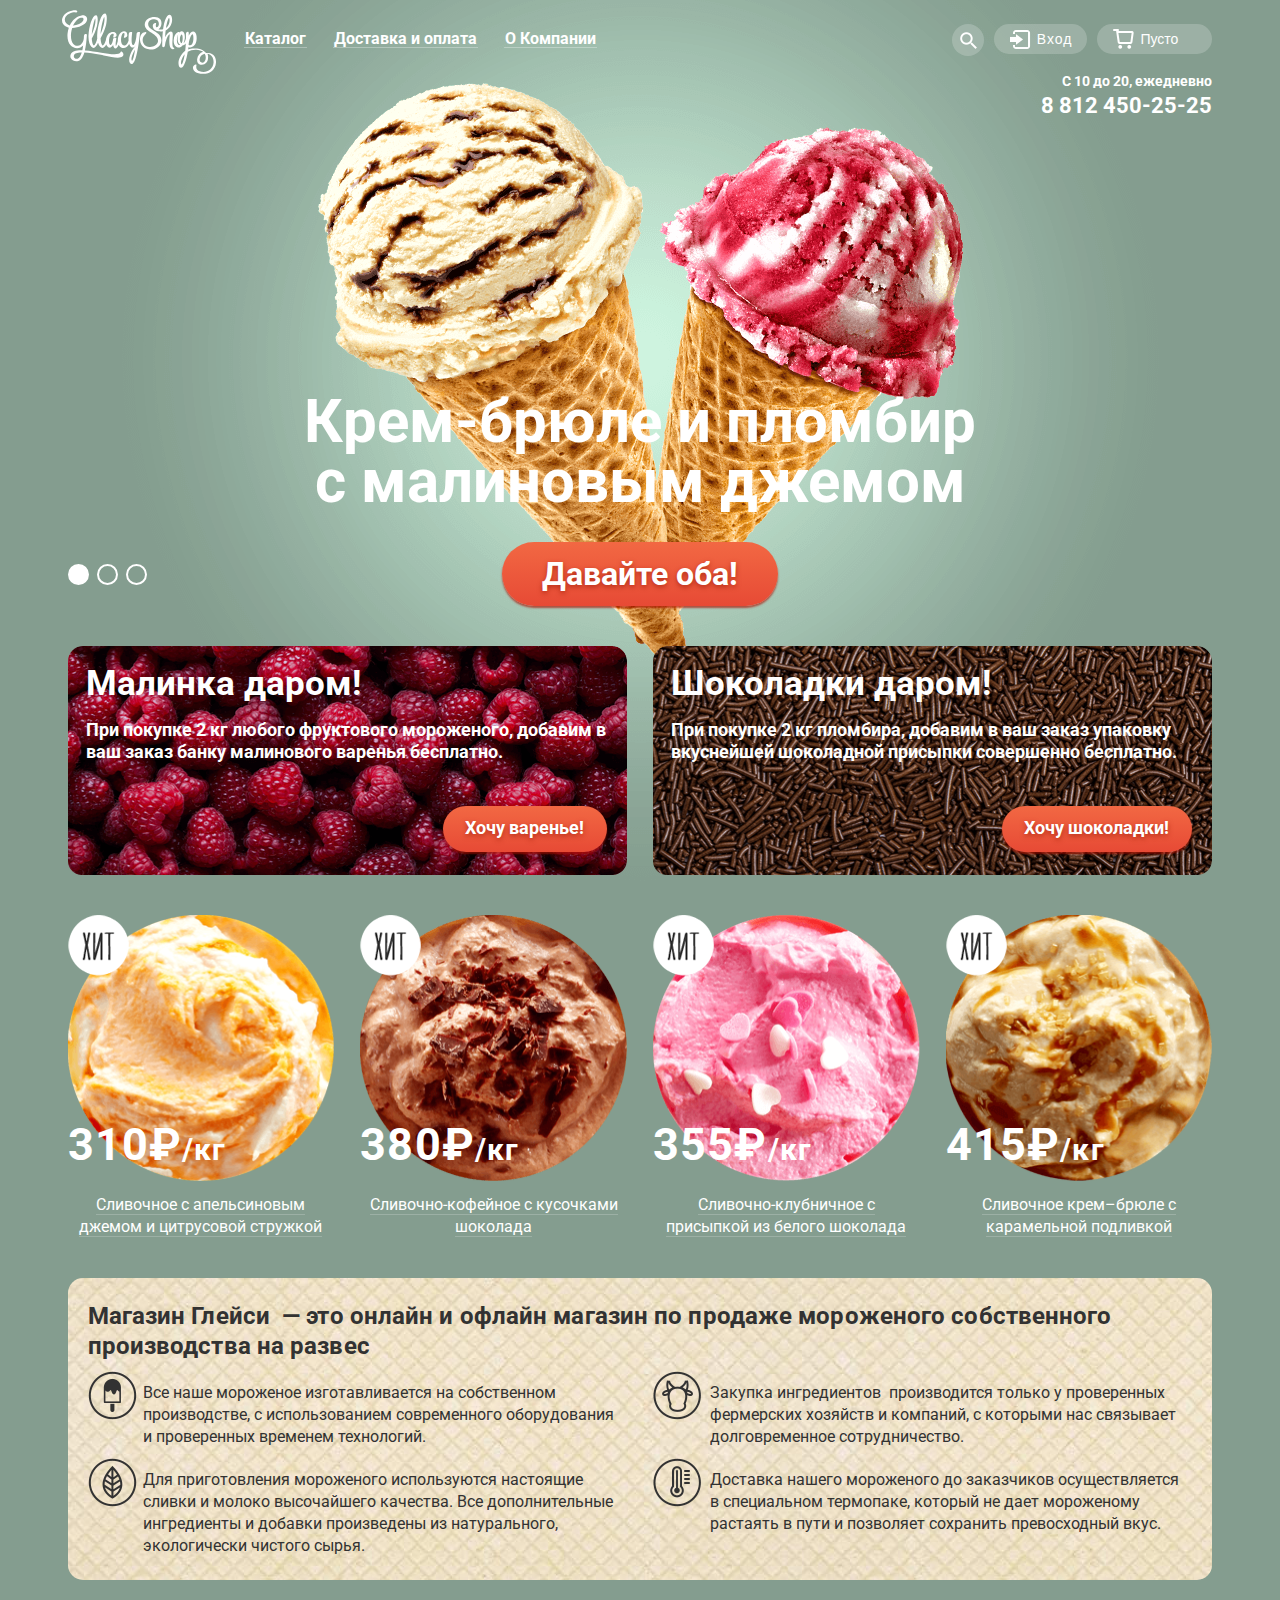
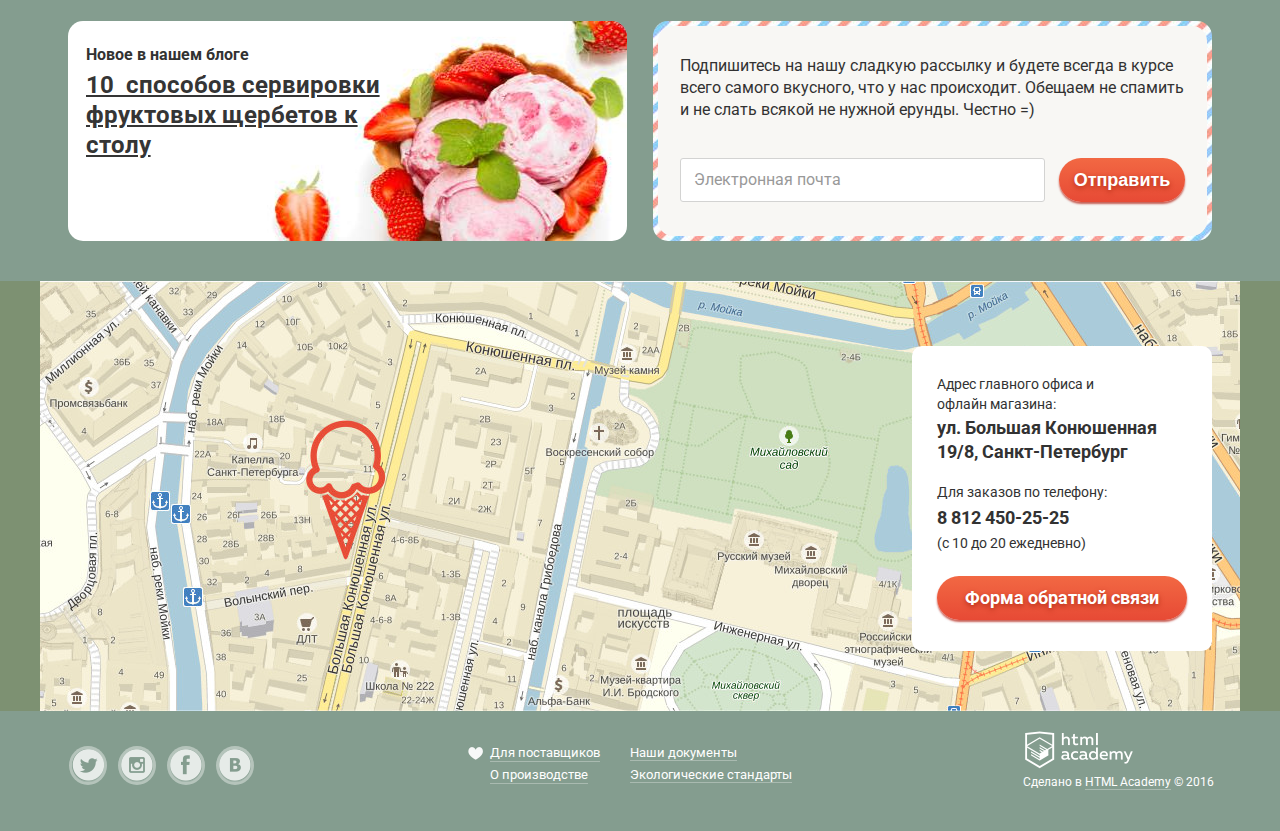
<file: index.html>
<!DOCTYPE html>
<html lang="ru">
	<head>
		<meta charset="utf-8">
		<meta content="IE=edge" http-equiv="X-UA-Compatible">
		<title>HTML Academy: Глейси</title>
		<link href="css/normalize.css" rel="stylesheet">
		<link href="https://fonts.googleapis.com/css?family=Roboto:400,500,700&amp;subset=cyrillic" rel="stylesheet">
		<link href="css/style.css" rel="stylesheet">
	</head>
	<body>
		<input id="btn-1" name="toggle" type="radio" checked>
		<input id="btn-2" name="toggle" type="radio">
		<input id="btn-3" name="toggle" type="radio">
		<div class="content-wrapper">
			<header class="header container">
				<nav class="header-menu">
					<div class="header-logo">
						<a><img src="img/logo.svg" alt="Логотип" height="64" width="154">
						</a>
					</div>
					<ul class="header-menu-list">
						<li class="header-menu-item active">
							<a class="header-menu-link" href="catalog.html" title="Каталог">Каталог</a>
							<div class="header-submenu">
								<ul class="header-submenu-list">
									<li class="header-submenu-item"><a class="header-submenu-title" href="#" title="Новинки">Новинки</a>
									</li>
									<li class="header-submenu-item"><a class="header-submenu-link" href="catalog.html" title="Сливочное">Сливочное</a>
									</li>
									<li class="header-submenu-item"><a class="header-submenu-link" href="#" title="Щербеты">Щербеты</a>
									</li>
									<li class="header-submenu-item"><a class="header-submenu-link" href="#" title="Фруктовый лед">Фруктовый лед</a>
									</li>
									<li class="header-submenu-item"><a class="header-submenu-link" href="#" title="Мелорин">Мелорин</a>
									</li>
								</ul>
							</div>
						</li>
						<li class="header-menu-item"><a class="header-menu-link" href="#" title="Доставка и оплата">Доставка и оплата</a>
						</li>
						<li class="header-menu-item"><a class="header-menu-link" href="#" title="О Компании">О Компании</a>
						</li>
					</ul>
				</nav>
				<div class="header-control">
					<ul class="header-control-list">
						<li class="header-control-item">
							<button class="header-search" type="button"></button>
							<div class="header-control-wrapper">
								<form class="search" action="#" method="post">
									<div class="input-control">
										<input class="search-field" id="search-field" name="search" type="text">
										<label for="search-field">Что ищем?</label>
									</div>
								</form>
							</div>
						</li>
						<li class="header-control-item">
							<button class="header-login" type="button">Вход</button>
							<div class="header-control-wrapper">
								<form class="login" action="#" method="post">
									<div class="input-control">
										<input id="login-email" name="email" type="email">
										<label for="login-email">Электронная почта</label>
									</div>
									<div class="input-control">
										<input id="login-password" name="password" type="password">
										<label for="login-password">Пароль</label>
									</div>
									<button class="login-btn button" type="submit">Войти</button>
									<div class="login-link-wrapper">
										<a class="login-remember dark" href="#" title="Забыли пароль?">Забыли пароль?</a>
										<a class="login-registation dark" href="#" title="Новая регистрация">Новая регистрация</a>
									</div>
								</form>
							</div>
						</li>
						<li class="header-control-item">
							<button class="header-basket empty" type="button">Пусто</button>
						</li>
					</ul>
				</div>
			</header>
			<section class="slider container">
				<div class="text-wrapper">
					<p class="work-time">С 10 до 20, ежедневно</p>
					<p class="phone">8 812 450-25-25</p>
				</div>
				<div class="slide" id="slide1">
					<h2 class="slide-title">Крем-брюле и пломбир с малиновым джемом</h2>
					<a class="slider-btn button" href="#" title="Купить оба">Давайте оба!</a>
				</div>
				<div class="slide" id="slide2">
					<h2 class="slide-title">Шоколадный пломбир и лимонный сорбет</h2>
					<a class="slider-btn button" href="#" title="Купить оба">Давайте оба!</a>
				</div>
				<div class="slide" id="slide3">
					<h2 class="slide-title">Пломбир с помадкой и клубничный щербет</h2>
					<a class="slider-btn button" href="#" title="Купить оба">Давайте оба!</a>
				</div>
				<section class="slider-controls">
					<label class="active" for="btn-1"></label>
					<label for="btn-2"></label>
					<label for="btn-3"></label>
				</section>
			</section>
			<section class="banner-list container">
				<article class="banner">
					<p class="banner-title">Малинка даром!</p>
					<p class="banner-info">При покупке 2 кг любого фруктового мороженого, добавим в ваш заказ банку малинового варенья бесплатно.</p>
					<a class="banner-btn button" href="#" title="Возсользоваться предложением">Хочу варенье!</a>
				</article>
				<article class="banner">
					<p class="banner-title">Шоколадки даром!</p>
					<p class="banner-info">При покупке 2 кг пломбира, добавим в ваш заказ упаковку вкуснейшей шоколадной присыпки совершенно бесплатно.</p>
					<a class="banner-btn button" href="#" title="Возсользоваться предложением">Хочу шоколадки!</a>
				</article>
			</section>
			<section class="product-list container">
				<article class="product hit">
					<div class="product-img">
						<img class="product-preview" src="img/ice-cream_1.png" alt="Сливочное с апельсиновым джемом" height="200" width="200">
						<p class="product-price"><span>310&#8381;</span>/кг</p>
					</div>
					<h2><a class="product-link" href="#" title="Сливочное с апельсиновым джемом и цитрусовой стружкой">Сливочное с апельсиновым джемом и цитрусовой стружкой</a></h2>
					<section class="product-control">
						<a class="product-show button" href="#" title="Быстрый просмотр товара">Быстрый просмотр</a>
					</section>
				</article>
				<article class="product hit">
					<div class="product-img">
						<img class="product-preview" src="img/ice-cream_2.png" alt="Сливочно-кофейное с кусочками шоколада" height="200" width="200">
						<p class="product-price"><span>380&#8381;</span>/кг</p>
					</div>
					<h2><a class="product-link" href="#" title="Сливочно-кофейное с кусочками шоколада">Сливочно-кофейное с кусочками шоколада</a></h2>
					<section class="product-control">
						<a class="product-show button" href="#" title="Быстрый просмотр товара">Быстрый просмотр</a>
					</section>
				</article>
				<article class="product hit">
					<div class="product-img">
						<img class="product-preview" src="img/ice-cream_3.png" alt="Сливочно-клубничное с присыпкой из белого шоколада" height="200" width="200">
						<p class="product-price"><span>355&#8381;</span>/кг</p>
					</div>
					<h2><a class="product-link" href="#" title="Сливочно-клубничное с присыпкой из белого шоколада">Сливочно-клубничное с присыпкой из белого шоколада</a></h2>
					<section class="product-control">
						<a class="product-show button" href="#" title="Быстрый просмотр товара">Быстрый просмотр</a>
					</section>
				</article>
				<article class="product hit">
					<div class="product-img">
						<img class="product-preview" src="img/ice-cream_4.png" alt="Сливочное крем-брюле с карамельной подливкой" height="200" width="200">
						<p class="product-price"><span>415&#8381;</span>/кг</p>
					</div>
					<h2><a class="product-link" href="#" title="Сливочное крем-брюле с карамельной подливкой">Сливочное крем–брюле с карамельной подливкой</a></h2>
					<section class="product-control">
						<a class="product-show button" href="#" title="Быстрый просмотр товара">Быстрый просмотр</a>
					</section>
				</article>
			</section>
			<section class="shop container">
				<div class="shop-wrapper">
					<h1>Магазин Глейси &nbsp;&mdash; это онлайн и офлайн магазин по продаже мороженого собственного производства на развес</h1>
					<div class="shop-text-1">
						Все наше мороженое изготавливается на собственном производстве, с использованием современного оборудования и проверенных временем технологий.
					</div>
					<div class="shop-text-2">
						Закупка ингредиентов &nbsp;производится только у проверенных фермерских хозяйств и компаний, с которыми нас связывает долговременное сотрудничество.
					</div>
					<div class="shop-text-3">
						Для приготовления мороженого используются настоящие сливки и молоко высочайшего качества. Все дополнительные ингредиенты и добавки произведены из натурального, экологически чистого сырья.
					</div>
					<div class="shop-text-4">
						Доставка нашего мороженого до заказчиков осуществляется в специальном термопаке, который не дает мороженому растаять в пути и позволяет сохранить превосходный вкус.
					</div>
				</div>
			</section>
			<section class="news container">
				<article class="blog-preview">
					<div class="blog-preview-wrapepr">
						<p>Новое в нашем блоге</p>
						<a href="#" title="Перейти к блогу компании">10 &nbsp;способов сервировки фруктовых щербетов к столу</a>
					</div>
				</article>
				<article class="subscriptions">
					<div class="subscriptions-wrapper">
						<div class="subscriptions-content">
							<p>
								Подпишитесь на нашу сладкую рассылку и будете всегда в курсе всего самого вкусного, что у нас происходит. Обещаем не спамить и не слать всякой не нужной ерунды. Честно =)
							</p>
							<form class="subscriptions-form" action="#" method="get">
								<div class="subscription-form-wrapper">
									<div class="input-control">
										<input class="subscriptions-email" id="subscriptions-email" name="email" type="email" required>
										<label for="subscriptions-email">Электронная почта</label>
									</div>
									<button class="subscriptions-send button" type="submit">Отправить</button>
								</div>
							</form>
						</div>
					</div>
				</article>
			</section>
			<div class="map-wrapper">
				<div class="map">
					<div id="yandex-map"></div>
				</div>
				<div class="contact-wrapper container">
					<article class="contact">
						<p>Адрес главного офиса и офлайн магазина:</p>
						<p class="contact-address">ул. Большая Конюшенная 19/8, Санкт-Петербург</p>
						<p>Для заказов по телефону:</p>
						<a class="contact-phone" href="tel:8(812)450-25-25" title="Позвонить">8 812 450-25-25</a>
						<p>(с 10 до 20 ежедневно)</p>
						<a class="contact-feedback button" href="feedback">Форма обратной связи</a>
					</article>
				</div>
				<div class="feedback-wrapper">
					<form class="feedback" action="#" method="post">
						<button class="feedback-close" type="button" title="Закрыть"></button>
						<p>Мы обязательно вам ответим!</p>
						<div class="input-control">
							<input id="feedback-name" name="name" type="text" required>
							<label for="feedback-name">Как вас зовут?</label>
						</div>
						<div class="input-control">
							<input id="feedback-email" name="email" type="email" required>
							<label for="feedback-email">Ваша почта для ответа?</label>
						</div>
						<div class="input-control">
							<textarea id="feedback-comment" name="comment" cols="30" rows="7"></textarea>
							<label for="feedback-email">Напишите что-нибудь&hellip;</label>
						</div>
						<button class="feedback-send button" type="submit">Отправить</button>
					</form>
				</div>
			</div>
			<footer class="footer container">
				<section class="footer-social">
					<a class="soccial-btn social-btn-tw" href="#"></a>
					<a class="soccial-btn social-btn-inst" href="#"></a>
					<a class="soccial-btn social-btn-fb" href="#"></a>
					<a class="soccial-btn social-btn-vk" href="#"></a>
				</section>
				<section class="footer-copyright">
					<img src="img/academy_logo.png" alt="HTML Academy" height="38" width="108">
					<p>
						Сделано в <a class="copyright-link" href="https://htmlacademy.ru" title="Перейти на сайт HTML Academy">HTML Academy</a> &copy; 2016
					</p>
				</section>
				<nav class="footer-menu">
					<ul class="footer-menu-list">
						<li class="footer-menu-item"><a href="#" title="Для поставщиков">Для поставщиков</a>
						</li>
						<li class="footer-menu-item"><a href="#" title="Наши документы">Наши документы</a>
						</li>
						<li class="footer-menu-item"><a href="#" title="О производстве">О производстве</a>
						</li>
						<li class="footer-menu-item"><a href="#" title="Экологические стандарты">Экологические стандарты</a>
						</li>
					</ul>
				</nav>
			</footer>
		</div>
		<script src="js/script.min.js"></script>
		<script src="https://api-maps.yandex.ru/services/constructor/1.0/js/?sid=GLtOCQp3bhjuV6J6u8CEbX1SCZTBit-H&amp;height=430&amp;lang=ru_RU&amp;sourceType=constructor&amp;scroll=true&amp;id=yandex-map" type="text/javascript" async charset="utf-8"></script>
	</body>
</html>
</file>
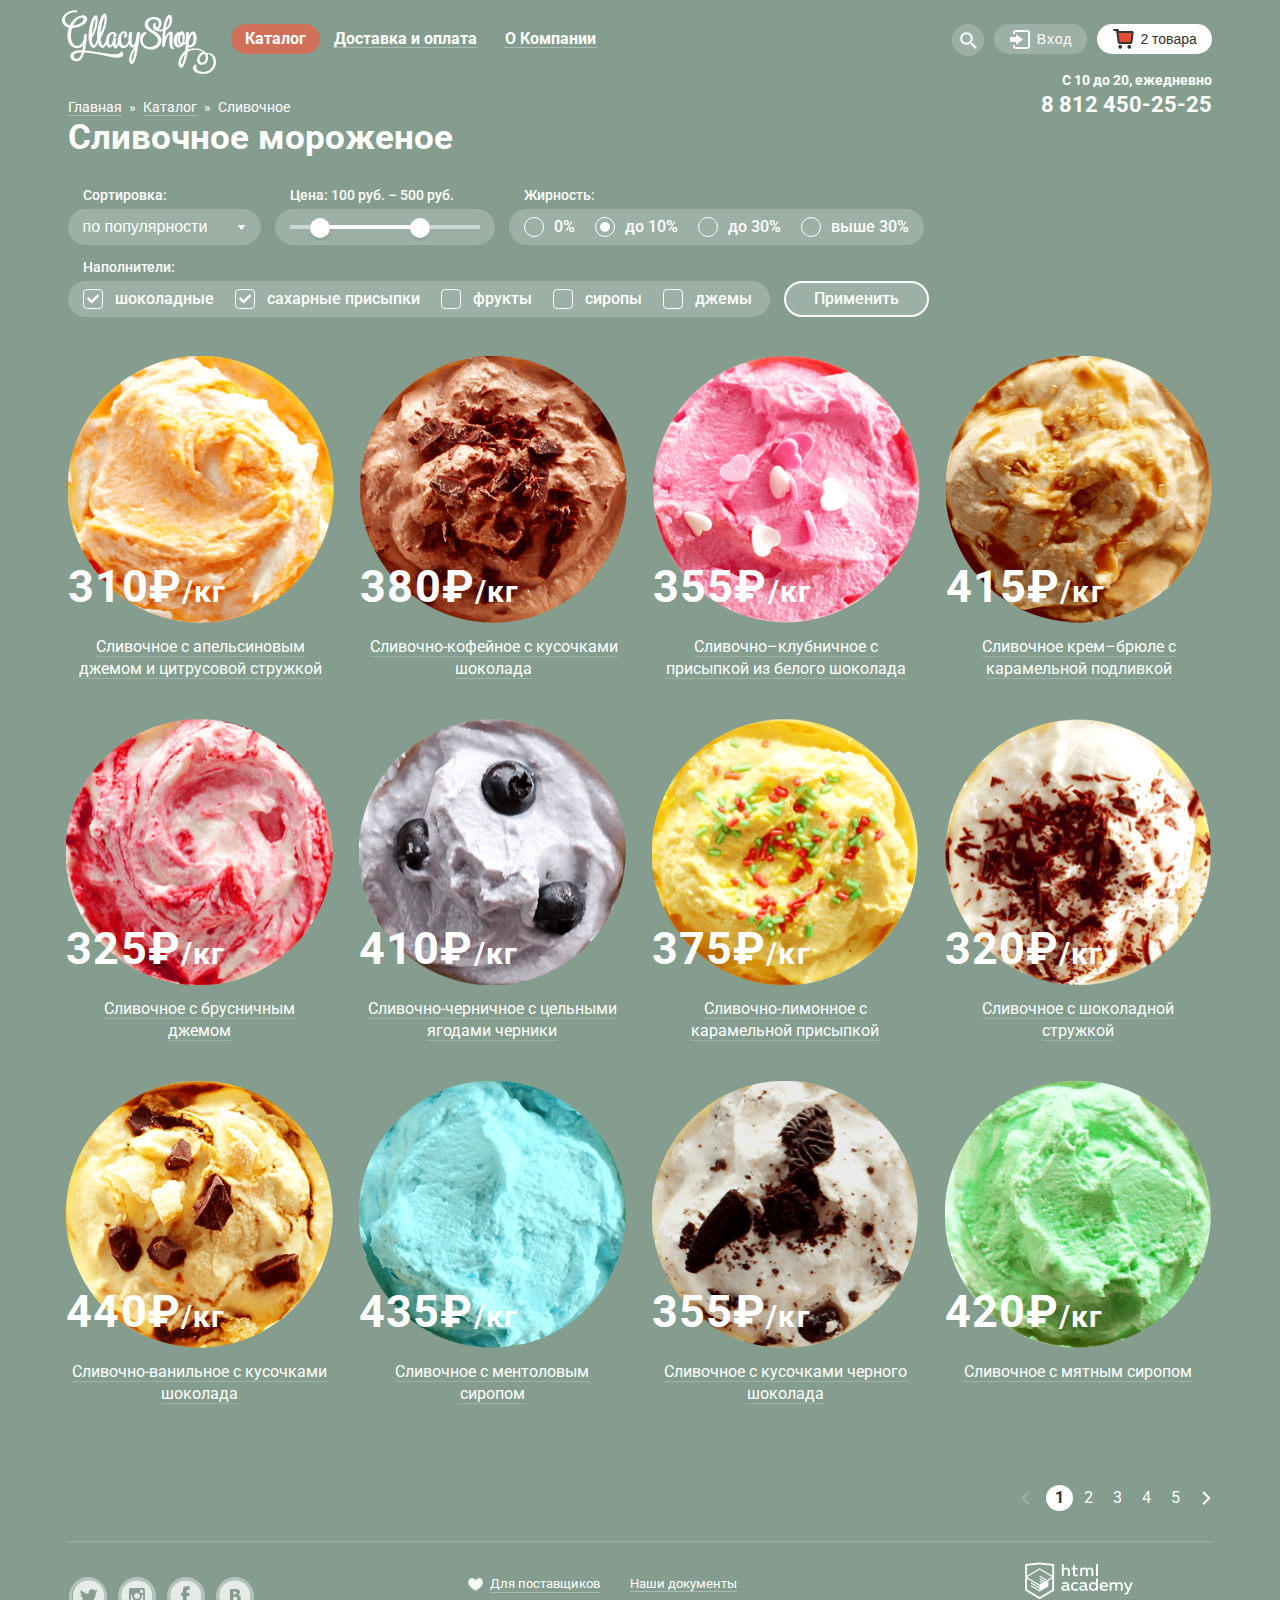
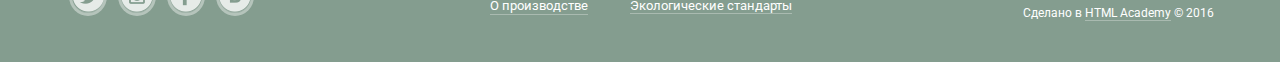
<file: catalog.html>
<!DOCTYPE html>
<html lang="ru">
	<head>
		<meta charset="utf-8">
		<title>Каталог</title>
		<link href="css/normalize.css" rel="stylesheet">
		<link href="https://fonts.googleapis.com/css?family=Roboto:400,500,700&amp;subset=cyrillic" rel="stylesheet">
		<link href="css/style.min.css" rel="stylesheet">
	</head>
	<body>
		<header class="header container">
			<div class="header-logo"><a href="index.html" title="Главная"><img src="img/logo.svg" alt="Логотип" height="64" width="154"></a></div>
			<nav class="header-menu">
				<ul class="header-menu-list">
					<li class="header-menu-item active">
						<a class="header-menu-link active" title="Каталог">Каталог</a>
						<div class="header-submenu">
							<ul class="header-submenu-list">
								<li class="header-submenu-item"><a class="header-submenu-title" href="#" title="Новинки">Новинки</a></li>
								<li class="header-submenu-item"><a class="header-submenu-link" href="catalog.html" title="Сливочное">Сливочное</a></li>
								<li class="header-submenu-item active"><a class="header-submenu-link" href="#" title="Щербеты">Щербеты</a></li>
								<li class="header-submenu-item"><a class="header-submenu-link" href="#" title="Фруктовый лед">Фруктовый лед</a></li>
								<li class="header-submenu-item"><a class="header-submenu-link" href="#" title="Мелорин">Мелорин</a></li>
							</ul>
						</div>
					</li>
					<li class="header-menu-item"><a class="header-menu-link" href="#" title="Доставка и оплата">Доставка и оплата</a></li>
					<li class="header-menu-item"><a class="header-menu-link" href="#" title="О Компании">О Компании</a></li>
				</ul>
			</nav>
			<div class="header-control">
				<ul class="header-control-list">
					<li class="header-control-item">
						<button class="header-search" type="button"></button>
						<div class="header-control-wrapper">
							<form class="search" action="#" method="post">
								<div class="input-control">
									<input class="search-field" id="search-field" name="search" type="text">
									<label for="search-field">Что ищем?</label>
								</div>
							</form>
						</div>
					</li>
					<li class="header-control-item">
						<button class="header-login" type="button">Вход</button>
						<div class="header-control-wrapper">
							<form class="login" action="#" method="post">
								<div class="input-control">
									<input id="login-email" name="email" type="email">
									<label for="login-email">Электронная почта</label>
								</div>
								<div class="input-control">
									<input id="login-password" name="password" type="password">
									<label for="login-password">Пароль</label>
								</div>
								<button class="login-btn button" type="submit">Войти</button>
								<div class="login-link-wrapper">
									<a class="login-remember dark" href="#" title="Забыли пароль?">Забыли пароль?</a>
									<a class="login-registation dark" href="#" title="Новая регистрация">Новая регистрация</a>
								</div>
							</form>
						</div>
					</li>
					<li class="header-control-item">
						<button class="header-basket active" type="button">2 товара</button>	
						<div class="header-control-wrapper">
							<form class="basket" action="#" method="post">
								<div class="basket-item">
									<button class="basket-item-delete" type="button" title="Удалить из корзины"></button>
									<img class="basket-item-preview" src="img/ice-cream_small_1.png" alt="Пломбир с апельсиновым джемом" height="33" width="33">
									<span class="basket-item-name">Пломбир с апельсиновым джемом</span>
									<span class="basket-item-order">1,5 кг х <span class="basket-item-price">200 руб.</span></span>
									<span class="basket-item-total">300 руб.</span>
								</div>
								<div class="basket-item">
									<button class="basket-item-delete" type="button"></button>
									<img class="basket-item-preview" src="img/ice-cream_small_3.png" alt="Клубничный пломбир с присыпкой из белого шоколада" height="33" width="33">
									<span class="basket-item-name">Клубничный пломбир с присыпкой из белого шоколада</span>
									<span class="basket-item-order">1,5 кг х <span class="basket-item-price">300 руб.</span></span>
									<span class="basket-item-total">450 руб.</span>
								</div>
								<div class="basket-cost">
									<span>Итого: 750руб.</span>
								</div>
								<a class="basket-buy button" href="#">Оформить заказ</a>
							</form>
						</div>
					</li>
				</ul>
			</div>
		</header>
		<div class="container">
			<div class="text-wrapper">
				<p class="work-time">С 10 до 20, ежедневно</p>
				<p class="phone">8 812 450-25-25</p>
			</div>
			<ul class="breadcrumbs">
				<li><a href="index.html" title="Главная">Главная</a></li>
				<li><a href="catalog.html" title="Магазин">Каталог</a></li>
				<li>Сливочное</li>
			</ul>
			<h1 class="product-title">Сливочное мороженое</h1>
			<form class="filter" action="#" method="post">
				<div>
					<fieldset>
						<legend>Сортировка:</legend>
						<select class="filter-sort-type" id="sort-type" name="sort-type">
							<option value="0">по популярности</option>
							<option value="1">сначала недорогие</option>
							<option value="2">сначала дорогие</option>
							<option value="3">по жирности</option>
						</select>
					</fieldset>
					<fieldset>
						<legend>Цена: 100 руб. &#8211; 500 руб.</legend>
						<div class="filter-price-wrapper">
							<div class="filter-range-controls">
								<div class="scale">
									<div class="bar" style="margin-left:30px;width:52%"></div>
								</div>
								<div class="toggle toggle-min"></div>
								<div class="toggle toggle-max"></div>
							</div>
							<div class="filter-price-controls">
								<label for="min-price">от <input id="min-price" name="min-price" type="text" value="100"></label>
								<label for="max-price">до <input id="max-price" name="max-price" type="text" value="500"></label>
							</div>
						</div>
					</fieldset>
					<fieldset>
						<legend>Жирность:</legend>
						<div class="filter-fat-wrapper">
							<input class="filter-fat-radio" id="fat_1" name="fat" type="radio" value="0"><label class="filter-fat" for="fat_1">0%</label>
							<input class="filter-fat-radio" id="fat_2" name="fat" type="radio" value="10" checked><label class="filter-fat" for="fat_2">до 10%</label>
							<input class="filter-fat-radio" id="fat_3" name="fat" type="radio" value="30"><label class="filter-fat" for="fat_3">до 30%</label>
							<input class="filter-fat-radio" id="fat_4" name="fat" type="radio" value="100"><label class="filter-fat" for="fat_4">выше 30%</label>
						</div>
					</fieldset>
				</div>
				<div>
					<fieldset>
						<legend>Наполнители:</legend>
						<div class="filter-content-wrapper">
							<input class="filter-content-checkbox" id="content_1" name="filler[]" type="checkbox" checked><label class="filter-content" for="content_1">шоколадные</label>
							<input class="filter-content-checkbox" id="content_2" name="filler[]" type="checkbox" checked><label class="filter-content" for="content_2">сахарные присыпки</label>
							<input class="filter-content-checkbox" id="content_3" name="filler[]" type="checkbox"><label class="filter-content" for="content_3">фрукты</label>
							<input class="filter-content-checkbox" id="content_4" name="filler[]" type="checkbox"><label class="filter-content" for="content_4">сиропы</label>
							<input class="filter-content-checkbox" id="content_5" name="filler[]" type="checkbox"><label class="filter-content" for="content_5">джемы</label>
						</div>
					</fieldset>
					<a class="filter" href="#" title="Перейти на страницу с товарами">Применить</a>
				</div>
			</form>
		</div>
		<section class="product-list container">
			<article class="product">
				<div class="product-img">
					<img class="product-preview" src="img/ice-cream_1.png" alt="Сливочное с апельсиновым джемом" height="200" width="200">
					<p class="product-price"><span>310&#8381;</span>/кг</p>
				</div>
				<h2><a class="product-link" href="#" title="Сливочное с апельсиновым джемом и цитрусовой стружкой">Сливочное с апельсиновым джемом и цитрусовой стружкой</a></h2>
				<section class="product-control">
					<a class="product-show button" href="#" title="Быстрый просмотр товара">Быстрый просмотр</a>
				</section>
			</article>
			<article class="product">
				<div class="product-img">
					<img class="product-preview" src="img/ice-cream_2.png" alt="Сливочно-кофейное с кусочками шоколада" height="200" width="200">
					<p class="product-price"><span>380&#8381;</span>/кг</p>
				</div>
				<h2><a class="product-link" href="#" title="Сливочно-кофейное с кусочками шоколада">Сливочно-кофейное с кусочками шоколада</a></h2>
				<section class="product-control">
					<a class="product-show button" href="#" title="Быстрый просмотр товара">Быстрый просмотр</a>
				</section>
			</article>
			<article class="product">
				<div class="product-img">
					<img class="product-preview" src="img/ice-cream_3.png" alt="Сливочно-клубничное с присыпкой из белого шоколада" height="200" width="200">
					<p class="product-price"><span>355&#8381;</span>/кг</p>
				</div>
				<h2><a class="product-link" href="#" title="Сливочно-клубничное с присыпкой из белого шоколада">Сливочно–клубничное с присыпкой из белого шоколада</a></h2>
				<section class="product-control">
					<a class="product-show button" href="#" title="Быстрый просмотр товара">Быстрый просмотр</a>
				</section>
			</article>
			<article class="product">
				<div class="product-img">
					<img class="product-preview" src="img/ice-cream_4.png" alt="Сливочное крем-брюле с карамельной подливкой" height="200" width="200">
					<p class="product-price"><span>415&#8381;</span>/кг</p>
				</div>
				<h2><a class="product-link" href="#" title="Сливочное крем-брюле с карамельной подливкой">Сливочное крем–брюле с карамельной подливкой</a></h2>
				<section class="product-control">
					<a class="product-show button" href="#" title="Быстрый просмотр товара">Быстрый просмотр</a>
				</section>
			</article>
			<article class="product">
				<div class="product-img">
					<img class="product-preview" src="img/ice-cream_5.png" alt="Сливочное с брусничным джемом" height="200" width="200">
					<p class="product-price"><span>325&#8381;</span>/кг</p>
				</div>
				<h2><a class="product-link" href="#" title="Сливочное с брусничным джемом">Сливочное с брусничным джемом</a></h2>
				<section class="product-control">
					<a class="product-show button" href="#" title="Быстрый просмотр товара">Быстрый просмотр</a>
				</section>
			</article>
			<article class="product">
				<div class="product-img">
					<img class="product-preview" src="img/ice-cream_6.png" alt="Сливочно-черничное с цельными ягодами черники" height="200" width="200">
					<p class="product-price"><span>410&#8381;</span>/кг</p>
				</div>
				<h2><a class="product-link" href="#" title="Сливочно-черничное с цельными ягодами черники">Сливочно-черничное с цельными ягодами черники</a></h2>
				<section class="product-control">
					<a class="product-show button" href="#" title="Быстрый просмотр товара">Быстрый просмотр</a>
				</section>
			</article>
			<article class="product">
				<div class="product-img">
					<img class="product-preview" src="img/ice-cream_7.png" alt="Сливочно-лимонное с карамельной присыпкой" height="200" width="200">
					<p class="product-price"><span>375&#8381;</span>/кг</p>
				</div>
				<h2><a class="product-link" href="#" title="Сливочно-лимонное с карамельной присыпкой">Сливочно-лимонное с карамельной присыпкой</a></h2>
				<section class="product-control">
					<a class="product-show button" href="#" title="Быстрый просмотр товара">Быстрый просмотр</a>
				</section>
			</article>
			<article class="product">
				<div class="product-img">
					<img class="product-preview" src="img/ice-cream_8.png" alt="Сливочное с шоколадной стружкой" height="200" width="200">
					<p class="product-price"><span>320&#8381;</span>/кг</p>
				</div>
				<h2><a class="product-link" href="#" title="Сливочное с шоколадной стружкой">Сливочное с шоколадной стружкой</a></h2>
				<section class="product-control">
					<a class="product-show button" href="#" title="Быстрый просмотр товара">Быстрый просмотр</a>
				</section>
			</article>
			<article class="product">
				<div class="product-img">
					<img class="product-preview" src="img/ice-cream_9.png" alt="Сливочно-ванильное с кусочками шоколада" height="200" width="200">
					<p class="product-price"><span>440&#8381;</span>/кг</p>
				</div>
				<h2><a class="product-link" href="#" title="Сливочно-ванильное с кусочками шоколада">Сливочно-ванильное с кусочками шоколада</a></h2>
				<section class="product-control">
					<a class="product-show button" href="#" title="Быстрый просмотр товара">Быстрый просмотр</a>
				</section>
			</article>
			<article class="product">
				<div class="product-img">
					<img class="product-preview" src="img/ice-cream_10.png" alt="Сливочное с ментоловым сиропом" height="200" width="200">
					<p class="product-price"><span>435&#8381;</span>/кг</p>
				</div>
				<h2><a class="product-link" href="#" title="Сливочное с ментоловым сиропом">Сливочное с ментоловым сиропом</a></h2>
				<section class="product-control">
					<a class="product-show button" href="#" title="Быстрый просмотр товара">Быстрый просмотр</a>
				</section>
			</article>
			<article class="product">
				<div class="product-img">
					<img class="product-preview" src="img/ice-cream_11.png" alt="Сливочное с кусочками черного шоколада" height="200" width="200">
					<p class="product-price"><span>355&#8381;</span>/кг</p>
				</div>
				<h2><a class="product-link" href="#" title="Сливочное с кусочками черного шоколада">Сливочное с кусочками черного шоколада</a></h2>
				<section class="product-control">
					<a class="product-show button" href="#" title="Быстрый просмотр товара">Быстрый просмотр</a>
				</section>
			</article>
			<article class="product">
				<div class="product-img">
					<img class="product-preview" src="img/ice-cream_12.png" alt="Сливочное с мятным сиропом" height="200" width="200">
					<p class="product-price"><span>420&#8381;</span>/кг</p>
				</div>
				<h2><a class="product-link" href="#" title="Сливочное с мятным сиропом">Сливочное с мятным сиропом</a></h2>
				<section class="product-control">
					<a class="product-show button" href="#" title="Быстрый просмотр товара">Быстрый просмотр</a>
				</section>
			</article>
		</section>
		<section class="pagination-wrapper container">
			<ul class="pagination">
				<li class="pagination-item"><a class="pagination-prev"></a></li>
				<li class="pagination-item"><a class="pagination-link active">1</a></li>
				<li class="pagination-item"><a class="pagination-link" href="#" title="Перейти на страницу">2</a></li>
				<li class="pagination-item"><a class="pagination-link" href="#" title="Перейти на страницу">3</a></li>
				<li class="pagination-item"><a class="pagination-link" href="#" title="Перейти на страницу">4</a></li>
				<li class="pagination-item"><a class="pagination-link" href="#" title="Перейти на страницу">5</a></li>
				<li class="pagination-item"><a class="pagination-next" href="#next"></a></li>
			</ul>
		</section>
		<footer class="footer container">
			<section class="footer-social">
				<a class="soccial-btn social-btn-tw" href="#"></a>
				<a class="soccial-btn social-btn-inst" href="#"></a>
				<a class="soccial-btn social-btn-fb" href="#"></a>
				<a class="soccial-btn social-btn-vk" href="#"></a>
			</section>
			<section class="footer-copyright">
				<img src="img/academy_logo.png" alt="HTML Academy" height="38" width="108">
				<p>
					Сделано в <a class="copyright-link" href="https://htmlacademy.ru" title="Перейти на сайт HTML Academy">HTML Academy</a> &copy; 2016
				</p>
			</section>
			<nav class="footer-menu">
				<ul class="footer-menu-list">
					<li class="footer-menu-item"><a href="#" title="Для поставщиков">Для поставщиков</a></li>
					<li class="footer-menu-item"><a href="#" title="Наши документы">Наши документы</a></li>
					<li class="footer-menu-item"><a href="#" title="О производстве">О производстве</a></li>
					<li class="footer-menu-item"><a href="#" title="Экологические стандарты">Экологические стандарты</a></li>
				</ul>
			</nav>
		</footer>
		<script src="js/script.min.js"></script>
	</body>
</html>
</file>
<file: css/style.css>
* {
  box-sizing: border-box;
}

body {
  font: 400 16px/22px 'Roboto', 'Arial', sans-serif;

  color: #323232;
  background: #849d8f;
}

body > input[type='radio'] {
  display: none;
}

h1,
h2 {
  font-weight: 700;

  color: #fff;
}

h1 {
  font-size: 35px;
  line-height: 41px;
}

a {
  text-decoration: none;

  color: #fff;
  border-bottom: 1px solid rgba(255,255,255,.3);
}

a:hover,
a:focus,
a:active {
  color: #ffbc9e;
  border-color: #ffbc9e;
}

a.dark {
  color: #e84d37;
  border-color: #e84d37;
}

button.button,
a.button {
  font-size: 18px;
  font-weight: 700;
  line-height: 24px;

  padding: 10px 15px;

  cursor: pointer;
  text-decoration: none;

  color: #fff;
  border: none;
  border-color: #fff;
  border-radius: 45px;
  background: -webkit-linear-gradient(bottom, rgba(231,74,53,1), rgba(242,104,67,1));
  background:         linear-gradient(to top, rgba(231,74,53,1), rgba(242,104,67,1));
  box-shadow: 0 2px 2px rgba(172,16,0,.65);
  text-shadow: 0 2px 5px rgba(160,32,11,.75);
}

.button:hover,
.button:focus {
  background: -webkit-linear-gradient(bottom, rgba(231,74,53,.8), rgba(242,104,67,.8)), #fff;
  background:         linear-gradient(to top, rgba(231,74,53,.8), rgba(242,104,67,.8)), #fff;
  box-shadow: 0 2px 2px rgba(172,16,0,1);
  text-shadow: 0 2px 5px rgba(160,32,11,.75);
}

.button:active {
  background: -webkit-linear-gradient(bottom, rgba(231,74,53,1), rgba(242,104,67,1));
  background:         linear-gradient(to top, rgba(231,74,53,1), rgba(242,104,67,1));
  box-shadow: inset 0 2px 2px rgba(172,16,0,1);
  text-shadow: 0 2px 5px rgba(160,32,11,.75);
}

.slider h2 {
  font-size: 60px;
  line-height: 60px;
}

.container {
  width: 100%;
  min-width: 900px;
  max-width: 1200px;
  margin: 0 auto;
}

.content-wrapper {
  min-width: 900px;

  -webkit-transition: background-image .5s ease, background-color .5s ease;
          transition: background-image .5s ease, background-color .5s ease;

  background: #849d8f url(../img/background_1_bg.png) no-repeat;
  background-position: top center;
}

.content-wrapper::before,
.content-wrapper::after {
  visibility: hidden;

  content: '';
}

.content-wrapper::before {
  background-image: url(../img/background_2_bg.png);
}

.content-wrapper::after {
  background-image: url(../img/background_3_bg.png);
}


.header-logo {
  position: absolute;
  top: 10px;
  left: 2.3%;
  margin-left: -6px;
}

.header-logo a {
  border: none;
}

.header {
  position: relative;
  /*    outline: 2px solid red; */
  z-index: 2;

  padding-top: 24px;
}

.header-menu {
  float: left;

  width: 555px;
  margin-left: 2.3%;
  padding-left: 163px;
}

.header-control {
  float: right;

  width: 290px;
  margin-right: 2.3%;

  text-align: right;
}

.header-menu-list,
.header-control-list,
.header-submenu-list,
.breadcrumbs {
  font-size: 0;

  padding: 0;

  list-style: none inside;
}

.header-menu-item,
.header-submenu-item,
.breadcrumbs li {
  font-size: 16px;
}

.header-control-item {
  font-size: 14px;
  line-height: 16px;
}

.header-menu-item {
  position: relative;

  display: inline-block;

  vertical-align: middle;
}

.header-menu-link {
  font-weight: 700;
  line-height: 18px;

  display: block;

  padding: 6px 14px;

  text-decoration: none;

  border: none;
}

.header-menu-link:not(.active):not(:active):not(:hover):not(:focus)::after {
  position: absolute;
  right: 13px;
  bottom: 6px;
  left: 13px;

  content: '';

  border-bottom: 1px solid rgba(255,255,255,.3);
}

.header-menu-link:hover,
.header-menu-link:focus {
  color: #333;
  border-radius: 30px;
  background: #f7f6f3;
}

.header-menu-link:active {
  box-shadow: inset 0 2px 4px black;
}

.header-menu-link.active {
  color: #fff;
  border-radius: 30px;
  background: #d07058;
  box-shadow: none;
}

.header-control-item {
  position: relative;

  display: inline-block;

  margin-left: 10px;

  vertical-align: top;
}

.header-control-item:first-of-type,
.pagination-link:first-child,
.filter-content:first-of-type,
.filter-fat:first-of-type {
  margin-left: 0;
}

.header-submenu,
.header-control-wrapper {
  display: none;
}

.header-menu-item:hover .header-submenu,
.header-menu-item:focus .header-submenu,
.header-control-item:hover .header-control-wrapper,
.header-control-item:focus .header-control-wrapper {
  display: block;
}

.header-submenu {
  position: absolute;
  top: 30px;
  left: 0;

  padding-top: 10px;
}

.header-submenu-list {
  overflow: hidden;

  padding-bottom: 11px;

  border-radius: 10px;
  background: #fff;
  box-shadow: 0 20px 20px rgba(0,0,0,.4);
}

.header-submenu-item {
  white-space: nowrap;

  color: #323232;
}

.header-submenu a {
  font-size: 14px;
  line-height: 16px;

  display: block;

  padding: 6px 20px;

  text-decoration: none;

  color: inherit;
}

.header-submenu a:hover,
.header-submenu a:focus {
  background: #fbded7;
}

.header-submenu a:active {
  background: #f6b5a5;
}

.header-submenu-item.active a {
  color: #fff;
  background: #d07058;
}

.header-submenu-item a.header-submenu-title {
  font-weight: 700;

  padding: 12px 20px;

  border-bottom: 1px solid #d1d0ce;
}

.header-control-wrapper {
  position: absolute;
  top: 30px;
  right: 0;

  padding-top: 10px;
}

.header form {
  padding: 20px 15px 20px 15px;

  border-radius: 5px;
  background: #f8f7f4;
  box-shadow: 0 20px 20px rgba(0,0,0,.4);
}

.header-control input,
.feedback input,
.feedback textarea,
.subscriptions-email {
  font-size: 14px;
  line-height: 24px;

  display: block;

  width: 100%;
  margin-bottom: 20px;
  padding: 6px 15px;

  resize: none;

  border: 1px solid #d3d3d2;
  border-radius: 3px;
  outline: none;
  /* border: none; */
  /* box-shadow: 0 0 1px #d3d3d2; */
}

.input-control {
  position: relative;
}

input[type='text']:hover,
input[type='email']:hover,
input[type='password']:hover,
textarea:hover {
  box-shadow: inset 0 0 0 2px #d3d3d2;
}

input[type='text']:focus,
input[type='email']:focus,
input[type='password']:focus,
textarea:focus {
  box-shadow: inset 0 0 0 2px #8fbdec;
}

input[type='text'] + label,
input[type='email'] + label,
input[type='password'] + label,
textarea + label {
  font-size: 16px;
  line-height: 24px;

  position: absolute;
  top: 6px;
  left: 14px;

  -webkit-transition: top .6s ease, opacity .6s ease;
          transition: top .6s ease, opacity .6s ease;

  opacity: 1;
  color: #999;
}

input.subscriptions-email + label {
  top: 10px;
}

input[type='text']:focus + label,
input[type='email']:focus + label,
input[type='password']:focus + label,
textarea:focus + label {
  font-size: 11px;
  line-height: 13px;

  top: -16px;

  opacity: 1;
  color: #8fbdec;
}

input[type='text'].content-exist,
input[type='email'].content-exist,
input[type='password'].content-exist,
textarea.content-exist {
  font-weight: 700;
}


input[type='text'].content-exist + label,
input[type='email'].content-exist + label,
input[type='password'].content-exist + label,
textarea.content-exist + label {
  font-size: 11px;
  line-height: 13px;

  top: -16px;

  opacity: 1;
  color: #999;
}


.header-control input[type='text'] {
  margin-bottom: 0;
}

.header-control-item > button {
  padding: 7px 15px 7px 43px;

  cursor: pointer;

  color: #fff;
  border: none;
  border-radius: 32px;
}

button.header-search {
  position: relative;

  padding: 16px;

  border-radius: 50%;
  background-color: rgba(255,255,255,.2);
}

.header-search:hover,
.header-search:focus,
.header-login:hover,
.header-login:focus {
  background-color: rgba(255,255,255,1);
}

button.header-search::before,
.header-search:hover::before,
.header-search:focus::before {
  position: absolute;
  top: 8px;
  left: 8px;

  display: block;

  width: 17px;
  height: 17px;

  content: '';

  background: url(../img/sprite.png) no-repeat -152px -148px;
}

button.header-search::before {
  background: url(../img/sprite.png) no-repeat -152px -148px;
}

.header-search:hover::before,
.header-search:focus::before {
  background: url(../img/sprite.png) no-repeat -179px -148px;
}

.search {
  width: 340px;
}

.login {
  width: 276px;
}

.basket {
  width: 540px;
}

.header-login {
  position: relative;

  letter-spacing: 1px;

  background-color: rgba(255,255,255,.2);
  /* url(../img/login.png) no-repeat 16px 50%; */
}

.header-login:hover,
.header-login:focus {
  color: #313131;
}

.header-login::before,
.header-login:hover::before,
.header-login:focus::before {
  position: absolute;
  top: 6px;
  left: 16px;

  display: block;

  width: 21px;
  height: 19px;

  content: '';
}

.header-login::before {
  background: url(../img/sprite.png) no-repeat -90px -148px;
}


.header-login:hover::before,
.header-login:focus::before {
  background: url(../img/sprite.png) no-repeat -121px -148px;
}

.login-link-wrapper {
  margin-left: 120px;

  text-align: left;
}

.login-btn {
  float: left;

  width: 100px;
}

.login-link-wrapper a {
  font-size: 13px;
  line-height: 24px;

  display: block;

  text-decoration: underline;

  color: #323232;
  border: none;
}

/* ------------------------------- */
.header-login::before,
.header-login:hover::before,
.header-login:focus::before {
  position: absolute;
  top: 6px;
  left: 16px;

  display: block;

  width: 21px;
  height: 19px;

  content: '';
}

.header-login::before {
  background: url(../img/sprite.png) no-repeat -90px -148px;
}


.header-login:hover::before,
.header-login:focus::before {
  background: url(../img/sprite.png) no-repeat -121px -148px;
}
/* ------------------------------- */

button.header-basket {
  position: relative;

  min-width: 115px;

  text-align: left;

  background-color: rgba(255,255,255,.2);
}

.header-basket.active {
  color: #313131;
  background-color: rgba(255,255,255,1);
}

.header-basket::before,
.header-basket.active::before {
  position: absolute;
  top: 5px;
  left: 16px;

  display: block;

  width: 21px;
  height: 20px;

  content: '';
}

.header-basket::before {
  background: url(../img/sprite.png) no-repeat -5px -5px;
}

.header-basket.active::before {
  background: url(../img/sprite.png) no-repeat -36px -5px;;
}


.basket-item {
  font-size: 13px;
  line-height: 16px;

  margin-bottom: 10px;

  text-align: left;
}

.basket-item > * {
  display: inline-block;

  vertical-align: middle;
}

.basket-item-delete {
  padding: 16px 12px;

  cursor: pointer;

  border: none;
  background: url(../img/close.svg) no-repeat 50% 50%;
  background-size: 10px 10px;
}

.basket-item-name {
  width: 245px;
  padding: 0 8px;
}

.basket-item-order {
  width: 125px;
}

.basket-item-total {
  width: 68px;
}

.basket-cost {
  font-size: 15px;
  font-weight: 700;
  line-height: 18px;

  margin: 20px 0 10px;
  padding: 10px;

  border-top: 1px solid #cacac7;
}

.breadcrumbs {
  font-size: 0;

  margin: 0 2.3%;
  padding-top: 43px;
  /* outline: 1px solid yellow; */
}

.breadcrumbs li {
  font-size: 14px;
  line-height: 16px;

  display: inline-block;

  vertical-align: top;

  color: #fff;
}

.breadcrumbs a {
  font-size: 14px;
  line-height: 16px;

  text-decoration: none;

  border-bottom-width: 1px;
  border-bottom-style: solid;
}

.breadcrumbs li:not(:last-of-type)::after {
  display: inline-block;

  margin: 0 7px;

  content: '»';
  vertical-align: top;
}

.text-wrapper {
  float: right;

  margin: 16px 2.3% 0 0;

  text-align: right;

  color: #fff;
  font-weight: 700;
}

.work-time {
  font-size: 14px;
  line-height: 16px;

  margin: 0;
}

.text-wrapper .phone {
  font-size: 22px;
  line-height: 24px;

  margin: 5px 0;
}

.slider {
  position: relative;

  text-align: center;

  border-top: 1px solid transparent;
}

.slide {
  display: none;
}

.slider h2 {
  font-size: 60px;
  line-height: 60px;

  width: 700px;
  margin: 0 auto;
  margin-top: 335px;
  margin-bottom: 30px;
}

.slider-controls {
  padding-top: 25px;
}

.slider .slider-btn {
  font-size: 32px;
  line-height: 44px;

  display: inline-block;

  padding: 10px 40px;

  vertical-align: top;

  border-radius: 65px;
}

.slider-controls {
  font-size: 0;

  position: absolute;
  bottom: 20px;

  margin-left: 2.3%;

  text-align: left;
}

.slider-controls label {
  display: inline-block;

  width: 21px;
  height: 21px;
  margin-right: 8px;

  cursor: pointer;
  vertical-align: top;

  border: 2px solid #fff;
  border-radius: 50%;
  background-color: transparent;
}

.slider-controls label:hover {
  background-color: rgba(255,255,255,.4);
}

#btn-1:checked ~ .content-wrapper {
  background-color: #849d8f;
  background-image: url(../img/background_1_bg.png);
}

#btn-2:checked ~ .content-wrapper {
  background-color: #8996a6;
  background-image: url(../img/background_2_bg.png);
}

#btn-3:checked ~ .content-wrapper {
  background-color: #9d8b84;
  background-image: url(../img/background_3_bg.png);
}

#btn-1:checked ~ .content-wrapper #slide1,
#btn-2:checked ~ .content-wrapper #slide2,
#btn-3:checked ~ .content-wrapper #slide3 {
  display: block;
}

#btn-1:checked ~ .content-wrapper label[for='btn-1'],
#btn-2:checked ~ .content-wrapper label[for='btn-2'],
#btn-3:checked ~ .content-wrapper label[for='btn-3'] {
  background-color: #fff;
}

.product-img {
  position: relative;

/*   min-height: 265px; */
}

.product-title {
  margin: -4px 0 15px 2.3%;
}

.product-link {
  font-weight: 400;

  text-decoration: none;

  border-bottom: 1px solid rgba(255,255,255,.2);
}

form.filter {
  font-weight: 500;

  margin-left: 2.3%;

  color: #fff;
}

.filter fieldset {
  display: inline-block;

  margin: 14px 10px 0 0;
  padding: 0;

  vertical-align: top;

  border: none;
}

.filter legend {
  font-size: 14px;
  line-height: 16px;

  margin: 0 0 6px 15px;
}

.filter label {
  font-size: 16px;
  line-height: 20px;

  position: relative;

  cursor: pointer;
  -webkit-user-select: none;
     -moz-user-select: none;
      -ms-user-select: none;
          user-select: none;
}

.filter-sort-type {
  padding: 9px 35px 9px 15px;

  cursor: pointer;

  color: inherit;
  border: none;
  border-radius: 40px;
  background: rgba(255,255,255,.2) url(../img/marker.png) no-repeat right 15px top 50%;

  -webkit-appearance: none;
     -moz-appearance: none;
          appearance: none;
}

select::-ms-expand {
  display: none;
}

.filter-sort-type:hover,
.filter-sort-type:focus {
  color: #323232;
  background: rgba(255,255,255,1) url(../img/marker_black.png) no-repeat right 15px top 50%;
}

.filter-price-wrapper {
  padding: 5px 15px;

  border-radius: 40px;
  background: rgba(255,255,255,.2);
}

.filter-range-controls {
  position: relative;

  width: 190px;
  height: 26px;
  padding-top: 11px;
}

.filter-range-controls .scale {
  height: 4px;

  background: rgba(255,255,255,.5);
}

.filter-range-controls .bar {
  width: 70%;
  height: 4px;

  background: rgba(255,255,255,1);
}

.filter-range-controls .toggle {
  position: absolute;
  top: 4px;

  width: 4px;
  height: 4px;

  cursor: pointer;

  border: 10px solid #fff;
  border-radius: 50%;
  background: #ababab;
  box-shadow: 0 2px 2px rgba(0,0,0,.1);
}

.filter-price-controls {
  display: none;
}

.filter-range-controls .toggle-min {
  left: 20px;
}

.filter-range-controls .toggle-max {
  left: 120px;
}

.filter-fat-wrapper,
.filter-content-wrapper {
  padding: 7px 15px;

  border-radius: 40px;
  background: rgba(255,255,255,.2);
}

.filter input:not([type='range']) {
  display: none;
}

.filter-fat,
.filter-content {
  position: relative;

  margin-left: 16px;
  padding-left: 30px;
}

.filter-content {
  margin-left: 14px;
  padding-left: 32px;
  padding-right: 3px;
  text-align: right;
}

.filter label::before,
.filter label::after {
  position: absolute;
  top: 0;
  left: 0;

  content: '';
}


.filter label::before {
  padding: 9px;

  border: 1px solid #fff;
  border-radius: 50%;
}

label.filter-content::before {
  border-radius: 4px;
}

.filter-fat-radio:checked + .filter-fat::after {
  top: 10px;
  left: 5px;

  margin-top: -5px;
  padding: 5px;

  border-radius: 50%;
  background: #fff;
}

.filter-content-checkbox:checked + .filter-content::after {
  position: absolute;
  top: 5px;
  left: 3px;

  width: 14px;
  height: 10px;

  background: url(../img/sprite.png) no-repeat -67px -5px;
}

.filter input:disabled + label {
  opacity: .4;
}

.filter label:hover::before,
.filter label:focus::before {
  margin: -1px 0 0 -1px;

  border-width: 2px;
}

a.filter {
  display: inline-block;

  margin-top: 36px;
  padding: 5px 28px;

  cursor: pointer;
  vertical-align: bottom;

  color: inherit;
  border: 2px solid #fff;
  border-radius: 40px;
  background: rgba(255,255,255,.2);
}

a.filter:hover,
a.filter:focus {
  color: #353535;
  background: rgba(255,255,255,1);
}

a.filter:active {
  margin-top: 34px;
  padding: 7px 31px;

  color: #353535;
  border: none;
  background: rgba(255,255,255,1);
  box-shadow: inset 0 2px 1px #696969;
}

.blog-preview a {
  font-size: 24px;
  font-weight: 700;
  line-height: 30px;

  color: #353535;
}

.header::after,
.banner-list::after,
.news::after,
.pagination-wrapper::after,
.footer::after,
.login-link-wrapper::after {
  display: block;
  clear: both;

  content: '';
}

.banner,
.news article {
  float: left;

  width: 46.6%;
  margin-left: 2.2%;
}

.banner:first-of-type,
.news article:first-of-type {
  margin-left: 2.3%;
}

.banner {
  font-weight: 700;

  position: relative;

  min-height: 230px;
  margin-top: 40px;
  padding: 17px 20px 24px 18px;

  color: #fff;
  border-radius: 15px;
  background-position: top right;
}

.banner-info {
  font-size: 18px;

  overflow: hidden;

  max-height: 65px;
  margin: 15px 0 0 0;
}

a.banner-btn {
  position: absolute;
  right: 20px;
  bottom: 24px;

  padding: 10px 23px 12px 22px;
}

.banner:first-child {
  background-image: url(../img/banner_1.png);
  background-repeat: no-repeat;
}

.banner:last-child {
  background-image: url(../img/banner_2.png);
  background-repeat: no-repeat;
}

.banner-title {
  font-size: 35px;
  line-height: 41px;

  margin: 0;
}

.product-list {
  font-size: 0;
}

.product {
  position: relative;

  display: inline-block;

  width: 22.2%;
  margin-top: 39px;
  margin-left: 2.2%;

  text-align: center;
  vertical-align: top;
}

.product::before {
  position: absolute;
  top: -7px;
  right: -14px;
  bottom: -76px;
  left: -14px;

  display: none;

  content: '';

  border-radius: 5px;
  background-color: rgba(255,255,255,.3);
}

.product:hover::before {
  display: block;
}

.product .wrapper {
  position: relative;
}

.product-price {
  font-size: 30px;
  font-weight: 700;
  line-height: 45px;

  position: absolute;
  bottom: 9px;
  left: 0px;

  margin: 0;

  color: #fff;
  letter-spacing: 1.1px;
}

.product-price span {
  font-size: 45px;
}

.product-action {
  position: absolute;
  top: 0;
  left: 0;
}

.product-preview {
  display: block;

  width: 100%;
  height: 100%;
}

.product h2 {
  font-size: 16px;
  line-height: 22px;

  margin-top: 13px;
  margin-bottom: 0;
  padding: 0 5px;
}

.hit .product-img::before {
  position: absolute;
  top: 0;
  left: 0;

  display: block;

  width: 61px;
  height: 61px;

  content: '';

  background: url(../img/sprite.png) no-repeat -116px -5px;
}

.product-control {
  position: absolute;
  z-index: 5;
  right: 0;
  bottom: -55px;
  left: 0;

  display: none;
}

.product:hover .product-control {
  display: block;
}

.shop-wrapper {
  font-size: 0;

  margin: 0 2.3% 0 2.3%;
  padding: 23px 20px;

  border-radius: 15px;
  background-image: url(../img/shop_bg.jpg);
}

.shop h1 {
  font-size: 24px;
  line-height: 30px;

  margin: 0;

  color: #323232;
  letter-spacing: 0.1px;
}

.shop {
  margin-top: 40px;
}

div[class^='shop-text'] {
  font-size: 16px;

  position: relative;

  display: inline-block;

  width: 48.85%;
  margin-top: 10px;
  padding: 11px 1px 0 55px;

  vertical-align: top;
}

div[class^='shop-text']:nth-of-type(2n){
  padding: 11px 1px 0 57px;
}

div[class^='shop-text']::before {
  position: absolute;
  top: 0;
  left: 0;

  display: block;

  width: 49px;
  height: 49px;

  content: '';
}

div[class^='shop-text']:nth-child(2n+1),
.product:first-of-type {
  margin-left: 2.3%;
}

.shop-text-1::before {
  background: url(../img/sprite.png) no-repeat -5px -76px;
}

.shop-text-2::before {
  background: url(../img/sprite.png) no-repeat -123px -76px;
}

.shop-text-3::before {
  background: url(../img/sprite.png) no-repeat -64px -76px;
}

.shop-text-4::before {
  background: url(../img/sprite.png) no-repeat -187px -5px;
}

.blog-preview {
  min-height: 220px;
  margin-top: 41px;
  padding: 0 70px 0 18px;

  border-radius: 15px;
  background: url(../img/blog_bg.jpg) no-repeat top right;
}

.blog-preview-wrapepr{
  width: 300px;
  float: left;
  overflow: hidden;

}

.blog-preview p {
  font-weight: 700;

  max-height: 24px;
  margin: 23px 0 4px 0;
}

.blog-preview a {
  max-height: 150px;
  background: rgba(255,255,255,0.8);
  text-decoration: underline;
}

.subscriptions {
  min-height: 220px;
  margin-top: 41px;
  padding: 5px;

  border-radius: 15px;
  background-image: url(../img/subscriptions_bg.jpg);
}

.subscriptions-wrapper {
  min-height: 210px;
  padding: 29px 22px 10px 22px;

  border-radius: 15px;
  background: #f8f7f4;
}

.subscriptions-content {
  position: relative;

  min-height: 167px;
}

.subscriptions p {
  overflow: hidden;

  max-height: 90px;
  margin: 0;
}

.subscriptions-form {
  position: absolute;
  bottom: 0;

  width: 100%;
  padding-right: 140px;
}

.subscriptions-email {
  font-size: 16px;
  line-height: 24px;

  padding: 9px 15px;
}

.subscriptions-send {
  position: absolute;
  top: 0;
  right: 0;
}

.map-wrapper {
  position: relative;

  margin-top: 40px;

  background: rgba(100,100,0,.2) url(../img/map.jpg) no-repeat 50% 0;
}

.map {
  position: absolute;
  bottom: 0;

  overflow: visible;

  width: 100%;
  min-height: 430px;
  margin: 0 auto;

  text-align: center;
}

.contact-wrapper {
  position: relative;
  z-index: 2;
  top: 0;

  min-height: 430px;
  margin: 0 auto;

  border-radius: 10px;
}

.contact {
  position: absolute;
  z-index: 2;
  top: 65px;
  right: 2.3%;

  width: 300px;
  min-height: 305px;
  padding: 28px 25px;

  border-radius: 10px;
  background: #fff;
}

.contact p {
  font-size: 14px;
  line-height: 20px;

  margin: 0 60px 0 0 ;
}

p.contact-address {
  font-size: 18px;
  font-weight: 700;
  line-height: 24px;

  margin: 2px 0 18px 0;
}

a.contact-phone {
  font-size: 18px;
  font-weight: 700;
  line-height: 24px;

  display: inline-block;

  margin: 4px 0 2px 0;

  vertical-align: top;
  text-decoration: none;

  color: #323232;
}

a.contact-feedback {
  display: block;

  width: 100%;
  margin-top: 23px;

  text-align: center;
}

.feedback-wrapper {
  position: fixed;
  z-index: 10;
  top: 0;
  left: 0;

  display: none;

  width: 100%;
  height: 100%;

  background: rgba(0,0,0,.3);
}

.element-show {
  display: block;
}

.feedback {
  position: fixed;
  z-index: 11;
  top: 50%;
  left: 50%;

  width: 480px;
  margin-top: -220px;
  margin-left: -240px;
  padding: 20px;

  border-radius: 10px;
  background: #fff;
  box-shadow: 0 20px 20px rgba(0,0,0,.4);
}

.feedback p {
  font-size: 24px;
  font-weight: 500;
  line-height: 28px;

  margin: 0 0 35px 0;
}

.feedback input {
  display: block;

  width: 266px;
  margin-bottom: 20px;
}

.feedback textarea {
  margin-bottom: 70px;
}

.feedback-close {
  font-size: 0;

  position: absolute;
  top: 15px;
  right: 15px;

  padding: 9px;

  cursor: pointer;

  border: 0;
  outline: 0;
  background: transparent;
}

.feedback-close::before,
.feedback-close::after {
  position: absolute;
  top: 8px;
  left: -4px;

  width: 25px;
  height: 2px;

  content: '';

  border-radius: 1px;
  background-color: #000;
}

.feedback-close::before {
  -webkit-transform: rotate(45deg);
          transform: rotate(45deg);
}

.feedback-close::after {
  -webkit-transform: rotate(45deg);
          transform: rotate(-45deg);
}

button.feedback-send {
  position: absolute;
  right: 23px;
  bottom: 25px;
}

.pagination-wrapper {
  margin-top: 80px;
}

.pagination {
  font-size: 0;

  margin: 0 2.3%;
  padding-bottom: 30px;

  text-align: right;

  border-bottom: 1px solid rgba(255,255,255,.2);
}

.pagination-item {
  display: inline-block;

  vertical-align: top;
}

.pagination a {
  border: none;
}

.pagination-prev,
.pagination-next {
  display: inline-block;

  margin: 0 3px;
  padding: 10px;

  content: '';
  vertical-align: top;
}

.pagination-next {
  margin-right: -10px;
  margin-left: 13px;
}

.pagination-prev,
.pagination-next {
  position: relative;
}

.pagination-prev::before,
.pagination-next::before {
  position: absolute;
  top: 6px;
  left: 0;

  display: block;

  width: 9px;
  height: 14px;

  content: '';
}

.pagination-prev::before {
  background: url(../img/sprite.png) no-repeat -223px -106px;
}

.pagination-next::before {
  background: url(../img/sprite.png) no-repeat -206px -160px;
}

.pagination .pagination-link {
  font-size: 16px;
  line-height: 18px;

  display: block;

  margin-left: 2px;
  padding: 4px 9px;

  text-align: center;
  text-decoration: none;

  color: #fff;
}

.pagination .pagination-link:hover,
.pagination .pagination-link:focus {
  border-radius: 50%;
  background: rgba(255,255,255,.2);
}

.pagination  .pagination-link.active,
.pagination  .pagination-link:active {
  font-weight: 700;

  color: #323232;
  border-radius: 50%;
  background: #fff;
}

.footer {
  min-height: 100px;
  margin-top: 20px;
}

.footer-social {
  font-size: 0;

  float: left;

  width: 22.2%;
  margin-top: 15px;
  margin-left: 2.3%;
}

.soccial-btn {
  position: relative;

  display: inline-block;

  margin: 3px 13px 0 4px;

  vertical-align: top;

  opacity: .8;
  border-radius: 50%;
  box-shadow: 0 0 0 3px rgba(255,255,255,.5);
}

.soccial-btn::after {
  display: block;

  width: 32px;
  height: 32px;

  content: '';

  background-image: url(../img/sprite.png);
  background-repeat: no-repeat;
}

.soccial-btn:hover,
.soccial-btn:focus {
  opacity: 1;
}

.soccial-btn:active::after {
  border-radius: 50%;
  box-shadow: inset 0 2px 1px #888, 0 0 0 3px rgba(255,255,255,.5);
}

.social-btn-tw::after {
  background-position: -5px -148px;
}

.social-btn-inst::after {
  background-position: -181px -106px;
}

.social-btn-fb::after {
  background-position: -187px -64px;
}

.social-btn-vk::after {
  background-position: -48px -148px;
}

.footer-menu {
  font-size: 0;

  width: 400px;
  margin: 13px auto 0 auto;
  padding-top: 14px;
}

.footer-menu-list {
  font-size: 0;

  padding: 0;

  list-style: none inside;
}

.footer-menu-item {
  line-height: 18px;

  display: inline-block;

  width: 185px;
  padding-left: 5px;

  vertical-align: top;
}

.footer-menu a {
  font-size: 13px;
  line-height: 16px;

  margin-bottom: 2px;

  text-decoration: none;
}

.footer-menu-item:nth-of-type(2n+1) a {
  position: relative;

  display: inline-block;

  margin-left: 45px;

  vertical-align: top;
}

.footer-menu-item:first-of-type a::before {
  position: absolute;
  top: 2px;
  left: -22px;

  display: block;

  width: 15px;
  height: 13px;

  content: '';

  background: url(../img/sprite.png) no-repeat -91px -5px;
}

.footer-copyright {
  float: right;

  width: 193px;
  margin-right: 2.2%;
}

.footer-copyright img {
  margin-left: 4px;
}

.footer-copyright p {
  font-size: 12px;
  line-height: 18px;

  margin: -2px 0 0 2px;

  color: #fff;
}

@-webkit-keyframes rotation {
  0% {
    -webkit-transform: perspective(800px) rotateX(-90deg);
       -moz-transform: perspective(800px) rotateX(-90deg);
         -o-transform: perspective(800px) rotateX(-90deg);

    opacity: 1;
  }
  40% {
    -webkit-transform: perspective(800px) rotateX(30deg);
       -moz-transform: perspective(800px) rotateX(30deg);
         -o-transform: perspective(800px) rotateX(30deg);

    opacity: 1;
  }
  70% {
    -webkit-transform: perspective(800px) rotateX(-10deg);
       -moz-transform: perspective(800px) rotateX(-10deg);
         -o-transform: perspective(800px) rotateX(-10deg);
  }
  100% {
    -webkit-transform: perspective(800px) rotateX(0deg);
       -moz-transform: perspective(800px) rotateX(0deg);
         -o-transform: perspective(800px) rotateX(0deg);

    opacity: 1;
  }
}

.modal-error {
  display: block;

  -webkit-animation: rotation .6s;
          animation: rotation .6s;
}
</file>
<file: css/style.min.css>
*{box-sizing:border-box}body{font:400 16px/22px 'Roboto','Arial',sans-serif;color:#323232;background:#849d8f}body>input[type=radio]{display:none}h1,h2{font-weight:700;color:#fff}h1{font-size:35px;line-height:41px}a{text-decoration:none;color:#fff;border-bottom:1px solid rgba(255,255,255,.3)}a:active,a:focus,a:hover{color:#ffbc9e;border-color:#ffbc9e}a.dark{color:#e84d37;border-color:#e84d37}a.button,button.button{font-size:18px;font-weight:700;line-height:24px;padding:10px 15px;cursor:pointer;text-decoration:none;color:#fff;border:none;border-color:#fff;border-radius:45px;background:-webkit-linear-gradient(bottom,#e74a35,#f26843);background:linear-gradient(to top,#e74a35,#f26843);box-shadow:0 2px 2px rgba(172,16,0,.65);text-shadow:0 2px 5px rgba(160,32,11,.75)}.button:focus,.button:hover{background:-webkit-linear-gradient(bottom,rgba(231,74,53,.8),rgba(242,104,67,.8)),#fff;background:linear-gradient(to top,rgba(231,74,53,.8),rgba(242,104,67,.8)),#fff;box-shadow:0 2px 2px #ac1000;text-shadow:0 2px 5px rgba(160,32,11,.75)}.button:active{background:-webkit-linear-gradient(bottom,#e74a35,#f26843);background:linear-gradient(to top,#e74a35,#f26843);box-shadow:inset 0 2px 2px #ac1000;text-shadow:0 2px 5px rgba(160,32,11,.75)}.slider h2{font-size:60px;line-height:60px;width:700px;margin:335px auto 30px}.container{width:100%;min-width:900px;max-width:1200px;margin:0 auto}.content-wrapper{min-width:900px;-webkit-transition:background-image .5s ease,background-color .5s ease;transition:background-image .5s ease,background-color .5s ease;background:#849d8f url(../img/background_1_bg.png) no-repeat;background-position:top center}.content-wrapper::after,.content-wrapper::before{visibility:hidden;content:''}.content-wrapper::before{background-image:url(../img/background_2_bg.png)}.content-wrapper::after{background-image:url(../img/background_3_bg.png)}.header-logo{position:absolute;top:10px;left:2.3%;margin-left:-6px}.header-logo a{border:none}.header{position:relative;z-index:2;padding-top:24px}.header-menu{float:left;width:555px;margin-left:2.3%;padding-left:163px}.header-control{float:right;width:290px;margin-right:2.3%;text-align:right}.header-control-list,.header-menu-list,.header-submenu-list{font-size:0;padding:0;list-style:none inside}.breadcrumbs{padding:0;list-style:none inside}.header-menu-item,.header-submenu-item{font-size:16px}.header-control-item{font-size:14px;line-height:16px}.header-menu-item{position:relative;display:inline-block;vertical-align:middle}.header-menu-link{font-weight:700;line-height:18px;display:block;padding:6px 14px;text-decoration:none;border:none}.header-menu-link:not(.active):not(:active):not(:hover):not(:focus)::after{position:absolute;right:13px;bottom:6px;left:13px;content:'';border-bottom:1px solid rgba(255,255,255,.3)}.header-menu-link:focus,.header-menu-link:hover{color:#333;border-radius:30px;background:#f7f6f3}.header-menu-link:active{box-shadow:inset 0 2px 4px #000}.header-menu-link.active{color:#fff;border-radius:30px;background:#d07058;box-shadow:none}.header-control-item{position:relative;display:inline-block;margin-left:10px;vertical-align:top}.filter-content:first-of-type,.filter-fat:first-of-type,.header-control-item:first-of-type,.pagination-link:first-child{margin-left:0}.header-control-wrapper,.header-submenu{display:none}.header-control-item:focus .header-control-wrapper,.header-control-item:hover .header-control-wrapper,.header-menu-item:focus .header-submenu,.header-menu-item:hover .header-submenu{display:block}.header-submenu{position:absolute;top:30px;left:0;padding-top:10px}.header-submenu-list{overflow:hidden;padding-bottom:11px;border-radius:10px;background:#fff;box-shadow:0 20px 20px rgba(0,0,0,.4)}.header-submenu-item{white-space:nowrap;color:#323232}.header-submenu a{font-size:14px;line-height:16px;display:block;padding:6px 20px;text-decoration:none;color:inherit}.header-submenu a:focus,.header-submenu a:hover{background:#fbded7}.header-submenu a:active{background:#f6b5a5}.header-submenu-item.active a{color:#fff;background:#d07058}.header-submenu-item a.header-submenu-title{font-weight:700;padding:12px 20px;border-bottom:1px solid #d1d0ce}.header-control-wrapper{position:absolute;top:30px;right:0;padding-top:10px}.header form{padding:20px 15px;border-radius:5px;background:#f8f7f4;box-shadow:0 20px 20px rgba(0,0,0,.4)}.header-control input{font-size:14px;line-height:24px;display:block;width:100%;margin-bottom:20px;padding:6px 15px}.feedback input,.feedback textarea,.header-control input,.subscriptions-email{resize:none;border:1px solid #d3d3d2;border-radius:3px;outline:none}.feedback textarea,.subscriptions-email{display:block;width:100%}.feedback input,.feedback textarea{font-size:14px;line-height:24px;padding:6px 15px}.subscriptions-email{margin-bottom:20px}.input-control{position:relative}input[type=email]:hover,input[type=password]:hover,input[type=text]:hover,textarea:hover{box-shadow:inset 0 0 0 2px #d3d3d2}input[type=email]:focus,input[type=password]:focus,input[type=text]:focus,textarea:focus{box-shadow:inset 0 0 0 2px #8fbdec}input[type=email]+label,input[type=password]+label,input[type=text]+label,textarea+label{font-size:16px;line-height:24px;position:absolute;top:6px;left:14px;-webkit-transition:top .6s ease,opacity .6s ease;transition:top .6s ease,opacity .6s ease;opacity:1;color:#999}input.subscriptions-email+label{top:10px}input[type=email]:focus+label,input[type=password]:focus+label,input[type=text]:focus+label,textarea:focus+label{font-size:11px;line-height:13px;top:-16px;opacity:1;color:#8fbdec}input[type=email].content-exist,input[type=password].content-exist,input[type=text].content-exist,textarea.content-exist{font-weight:700}input[type=email].content-exist+label,input[type=password].content-exist+label,input[type=text].content-exist+label,textarea.content-exist+label{font-size:11px;line-height:13px;top:-16px;opacity:1;color:#999}.header-control input[type=text]{margin-bottom:0}.header-control-item>button{padding:7px 15px 7px 43px;cursor:pointer;color:#fff;border:none;border-radius:32px}button.header-search{position:relative;padding:16px;border-radius:50%;background-color:rgba(255,255,255,.2)}.header-login:focus,.header-login:hover,.header-search:focus,.header-search:hover{background-color:#fff}.header-search:focus::before,.header-search:hover::before,button.header-search::before{position:absolute;top:8px;left:8px;display:block;width:17px;height:17px;content:'';background:url(../img/sprite.png) no-repeat -152px -148px}button.header-search::before{background:url(../img/sprite.png) no-repeat -152px -148px}.header-search:focus::before,.header-search:hover::before{background:url(../img/sprite.png) no-repeat -179px -148px}.search{width:340px}.login{width:276px}.basket{width:540px}.header-login{position:relative;letter-spacing:1px;background-color:rgba(255,255,255,.2)}.header-login:focus,.header-login:hover{color:#313131}.login-link-wrapper{margin-left:120px;text-align:left}.login-btn{float:left;width:100px}.login-link-wrapper a{font-size:13px;line-height:24px;display:block;text-decoration:underline;color:#323232;border:none}.header-login::before,.header-login:focus::before,.header-login:hover::before{position:absolute;top:6px;left:16px;display:block;width:21px;height:19px;content:''}.header-login::before{background:url(../img/sprite.png) no-repeat -90px -148px}.header-login:focus::before,.header-login:hover::before{background:url(../img/sprite.png) no-repeat -121px -148px}button.header-basket{position:relative;min-width:115px;text-align:left;background-color:rgba(255,255,255,.2)}.header-basket.active{color:#313131;background-color:#fff}.header-basket.active::before,.header-basket::before{position:absolute;top:5px;left:16px;display:block;width:21px;height:20px;content:''}.header-basket::before{background:url(../img/sprite.png) no-repeat -5px -5px}.header-basket.active::before{background:url(../img/sprite.png) no-repeat -36px -5px}.basket-item{font-size:13px;line-height:16px;margin-bottom:10px;text-align:left}.basket-item>*,.breadcrumbs li{display:inline-block;vertical-align:middle}.basket-item-delete{padding:16px 12px;cursor:pointer;border:none;background:url(../img/close.svg) no-repeat 50% 50%;background-size:10px 10px}.basket-item-name{width:245px;padding:0 8px}.basket-item-order{width:125px}.basket-item-total{width:68px}.basket-cost{font-size:15px;font-weight:700;line-height:18px;margin:20px 0 10px;padding:10px;border-top:1px solid #cacac7}.breadcrumbs{font-size:0;margin:0 2.3%;padding-top:43px}.breadcrumbs li{font-size:14px;line-height:16px;vertical-align:top;color:#fff}.breadcrumbs a{font-size:14px;line-height:16px;text-decoration:none;border-bottom-width:1px;border-bottom-style:solid}.breadcrumbs li:not(:last-of-type)::after{display:inline-block;margin:0 7px;content:'»';vertical-align:top}.text-wrapper{float:right;margin:16px 2.3% 0 0;text-align:right;color:#fff;font-weight:700}.work-time{font-size:14px;line-height:16px;margin:0}.text-wrapper .phone{font-size:22px;line-height:24px;margin:5px 0}.slider{position:relative;text-align:center;border-top:1px solid transparent}.slide{display:none}.slider-controls{padding-top:25px;font-size:0;position:absolute;bottom:20px;margin-left:2.3%;text-align:left}.slider .slider-btn{font-size:32px;line-height:44px;display:inline-block;padding:10px 40px;vertical-align:top;border-radius:65px}.slider-controls label{display:inline-block;width:21px;height:21px;margin-right:8px;cursor:pointer;vertical-align:top;border:2px solid #fff;border-radius:50%;background-color:transparent}.slider-controls label:hover{background-color:rgba(255,255,255,.4)}#btn-1:checked~.content-wrapper{background-color:#849d8f;background-image:url(../img/background_1_bg.png)}#btn-2:checked~.content-wrapper{background-color:#8996a6;background-image:url(../img/background_2_bg.png)}#btn-3:checked~.content-wrapper{background-color:#9d8b84;background-image:url(../img/background_3_bg.png)}#btn-1:checked~.content-wrapper #slide1,#btn-2:checked~.content-wrapper #slide2,#btn-3:checked~.content-wrapper #slide3{display:block}#btn-1:checked~.content-wrapper label[for=btn-1],#btn-2:checked~.content-wrapper label[for=btn-2],#btn-3:checked~.content-wrapper label[for=btn-3]{background-color:#fff}.filter label,.product-img{position:relative}.product-title{margin:-4px 0 15px 2.3%}.product-link{font-weight:400;text-decoration:none;border-bottom:1px solid rgba(255,255,255,.2)}form.filter{font-weight:500;margin-left:2.3%;color:#fff}.filter fieldset{display:inline-block;margin:14px 10px 0 0;padding:0;vertical-align:top;border:none}.filter legend{font-size:14px;line-height:16px;margin:0 0 6px 15px}.filter label{font-size:16px;line-height:20px;cursor:pointer;-webkit-user-select:none;-moz-user-select:none;-ms-user-select:none;user-select:none}.filter-sort-type{padding:9px 35px 9px 15px;cursor:pointer;color:inherit;border:none;border-radius:40px;background:rgba(255,255,255,.2) url(../img/marker.png) no-repeat right 15px top 50%;-webkit-appearance:none;-moz-appearance:none;appearance:none}select::-ms-expand{display:none}.filter-sort-type:focus,.filter-sort-type:hover{color:#323232;background:#fff url(../img/marker_black.png) no-repeat right 15px top 50%}.filter-price-wrapper{padding:5px 15px;border-radius:40px;background:rgba(255,255,255,.2)}.filter-range-controls{position:relative;width:190px;height:26px;padding-top:11px}.filter-range-controls .scale{height:4px;background:rgba(255,255,255,.5)}.filter-range-controls .bar{width:70%;height:4px;background:#fff}.filter-range-controls .toggle{position:absolute;top:4px;width:4px;height:4px;cursor:pointer;border:10px solid #fff;border-radius:50%;background:#ababab;box-shadow:0 2px 2px rgba(0,0,0,.1)}.filter-price-controls{display:none}.filter-range-controls .toggle-min{left:20px}.filter-range-controls .toggle-max{left:120px}.filter-content-wrapper,.filter-fat-wrapper{padding:7px 15px;border-radius:40px;background:rgba(255,255,255,.2)}.filter input:not([type=range]){display:none}.filter-content,.filter-fat{position:relative;margin-left:16px;padding-left:30px}.filter-content{margin-left:14px;padding-left:32px;padding-right:3px;text-align:right}.filter label::after,.filter label::before{position:absolute;top:0;left:0;content:''}.filter label::before{padding:9px;border:1px solid #fff;border-radius:50%}label.filter-content::before{border-radius:4px}.filter-fat-radio:checked+.filter-fat::after{top:10px;left:5px;margin-top:-5px;padding:5px;border-radius:50%;background:#fff}.filter-content-checkbox:checked+.filter-content::after{position:absolute;top:5px;left:3px;width:14px;height:10px;background:url(../img/sprite.png) no-repeat -67px -5px}.filter input:disabled+label{opacity:.4}.filter label:focus::before,.filter label:hover::before{margin:-1px 0 0 -1px;border-width:2px}a.filter{display:inline-block;margin-top:36px;padding:5px 28px;cursor:pointer;vertical-align:bottom;color:inherit;border:2px solid #fff;border-radius:40px;background:rgba(255,255,255,.2)}a.filter:focus,a.filter:hover{color:#353535;background:#fff}a.filter:active{margin-top:34px;padding:7px 31px;color:#353535;border:none;background:#fff;box-shadow:inset 0 2px 1px #696969}.blog-preview a{font-size:24px;font-weight:700;line-height:30px;color:#353535}.banner-list::after,.footer::after,.header::after,.login-link-wrapper::after,.news::after,.pagination-wrapper::after{display:block;clear:both;content:''}.banner,.news article{float:left;width:46.6%;margin-left:2.2%}.banner:first-of-type,.news article:first-of-type{margin-left:2.3%}.banner{font-weight:700;position:relative;min-height:230px;margin-top:40px;padding:17px 20px 24px 18px;color:#fff;border-radius:15px;background-position:top right}.banner-info{font-size:18px;overflow:hidden;max-height:65px;margin:15px 0 0}a.banner-btn{position:absolute;right:20px;bottom:24px;padding:10px 23px 12px 22px}.banner:first-child{background-image:url(../img/banner_1.png);background-repeat:no-repeat}.banner:last-child{background-image:url(../img/banner_2.png);background-repeat:no-repeat}.banner-title{font-size:35px;line-height:41px;margin:0}.product-list{font-size:0}.product{display:inline-block;width:22.2%;margin-top:39px;margin-left:2.2%;text-align:center;vertical-align:top}.product::before{position:absolute;top:-7px;right:-14px;bottom:-76px;left:-14px;display:none;content:'';border-radius:5px;background-color:rgba(255,255,255,.3)}.product:hover .product-control,.product:hover::before{display:block}.product,.product .wrapper{position:relative}.product-price{font-size:30px;font-weight:700;line-height:45px;position:absolute;bottom:9px;left:0;margin:0;color:#fff;letter-spacing:1.1px}.product-price span{font-size:45px}.hit .product-img::before,.product-action{position:absolute;top:0;left:0}.product-preview{display:block;width:100%;height:100%}.product h2{font-size:16px;line-height:22px;margin-top:13px;margin-bottom:0;padding:0 5px}.hit .product-img::before{display:block;width:61px;height:61px;content:'';background:url(../img/sprite.png) no-repeat -116px -5px}.product-control{position:absolute;z-index:5;right:0;bottom:-55px;left:0;display:none}.shop-wrapper{font-size:0;margin:0 2.3%;padding:23px 20px;border-radius:15px;background-image:url(../img/shop_bg.jpg)}.shop h1{font-size:24px;line-height:30px;margin:0;color:#323232;letter-spacing:.1px}.shop{margin-top:40px}div[class^=shop-text]{font-size:16px;position:relative;display:inline-block;width:48.85%;margin-top:10px;padding:11px 1px 0 55px;vertical-align:top}div[class^=shop-text]:nth-of-type(2n){padding:11px 1px 0 57px}div[class^=shop-text]::before{position:absolute;top:0;left:0;display:block;width:49px;height:49px;content:''}.product:first-of-type,div[class^=shop-text]:nth-child(2n+1){margin-left:2.3%}.shop-text-1::before{background:url(../img/sprite.png) no-repeat -5px -76px}.shop-text-2::before{background:url(../img/sprite.png) no-repeat -123px -76px}.shop-text-3::before{background:url(../img/sprite.png) no-repeat -64px -76px}.shop-text-4::before{background:url(../img/sprite.png) no-repeat -187px -5px}.blog-preview{min-height:220px;margin-top:41px;padding:0 70px 0 18px;border-radius:15px;background:url(../img/blog_bg.jpg) no-repeat top right}.blog-preview-wrapepr{width:300px;float:left;overflow:hidden}.blog-preview p{font-weight:700;max-height:24px;margin:23px 0 4px}.blog-preview a{max-height:150px;background:rgba(255,255,255,.8);text-decoration:underline}.subscriptions{min-height:220px;margin-top:41px;padding:5px;border-radius:15px;background-image:url(../img/subscriptions_bg.jpg)}.subscriptions-wrapper{min-height:210px;padding:29px 22px 10px;border-radius:15px;background:#f8f7f4}.subscriptions-content{position:relative;min-height:167px}.subscriptions p{overflow:hidden;max-height:90px;margin:0}.subscriptions-form{position:absolute;bottom:0;width:100%;padding-right:140px}.subscriptions-email{font-size:16px;line-height:24px;padding:9px 15px}.subscriptions-send{position:absolute;top:0;right:0}.map-wrapper{position:relative;margin-top:40px;background:rgba(100,100,0,.2) url(../img/map.jpg) no-repeat 50% 0}.map{position:absolute;bottom:0;overflow:visible;width:100%;min-height:430px;margin:0 auto;text-align:center}.contact,.contact-wrapper{z-index:2;border-radius:10px}.contact-wrapper{margin:0 auto;position:relative;top:0;min-height:430px}.contact{position:absolute;top:65px;right:2.3%;width:300px;min-height:305px;padding:28px 25px;background:#fff}.contact p{font-size:14px;line-height:20px;margin:0 60px 0 0}a.contact-phone,p.contact-address{font-size:18px;font-weight:700;line-height:24px;margin:2px 0 18px}a.contact-phone{display:inline-block;margin:4px 0 2px;vertical-align:top;text-decoration:none;color:#323232}a.contact-feedback{display:block;width:100%;margin-top:23px;text-align:center}.feedback-wrapper{position:fixed;z-index:10;top:0;left:0;display:none;width:100%;height:100%;background:rgba(0,0,0,.3)}.element-show{display:block}.feedback{position:fixed;z-index:11;top:50%;left:50%;width:480px;margin-top:-220px;margin-left:-240px;padding:20px;border-radius:10px;background:#fff;box-shadow:0 20px 20px rgba(0,0,0,.4)}.feedback p{font-size:24px;font-weight:500;line-height:28px;margin:0 0 35px}.feedback input{display:block;width:266px;margin-bottom:20px}.feedback textarea{margin-bottom:70px}.feedback-close{font-size:0;position:absolute;top:15px;right:15px;padding:9px;cursor:pointer;border:0;outline:0;background:0 0}.feedback-close::after,.feedback-close::before{position:absolute;top:8px;left:-4px;width:25px;height:2px;content:'';border-radius:1px;background-color:#000;-webkit-transform:rotate(45deg);transform:rotate(45deg)}.feedback-close::after{transform:rotate(-45deg)}button.feedback-send{position:absolute;right:23px;bottom:25px}.pagination-wrapper{margin-top:80px}.pagination{font-size:0;margin:0 2.3%;padding-bottom:30px;text-align:right;border-bottom:1px solid rgba(255,255,255,.2)}.pagination-item,.pagination-next,.pagination-prev{display:inline-block;vertical-align:top}.pagination a{border:none}.pagination-next,.pagination-prev{margin:0 3px;padding:10px;content:''}.pagination-next{margin:0 -10px 0 13px}.pagination-next,.pagination-prev{position:relative}.pagination-next::before,.pagination-prev::before{position:absolute;top:6px;left:0;display:block;width:9px;height:14px;content:''}.pagination-prev::before{background:url(../img/sprite.png) no-repeat -223px -106px}.pagination-next::before{background:url(../img/sprite.png) no-repeat -206px -160px}.pagination .pagination-link{font-size:16px;line-height:18px;display:block;margin-left:2px;padding:4px 9px;text-align:center;text-decoration:none;color:#fff}.pagination .pagination-link:focus,.pagination .pagination-link:hover{border-radius:50%;background:rgba(255,255,255,.2)}.pagination .pagination-link.active,.pagination .pagination-link:active{font-weight:700;color:#323232;border-radius:50%;background:#fff}.footer{min-height:100px;margin-top:20px}.footer-social{font-size:0;float:left;width:22.2%;margin-top:15px;margin-left:2.3%}.soccial-btn{position:relative;display:inline-block;margin:3px 13px 0 4px;vertical-align:top;opacity:.8;border-radius:50%;box-shadow:0 0 0 3px rgba(255,255,255,.5)}.soccial-btn::after{display:block;width:32px;height:32px;content:'';background-image:url(../img/sprite.png);background-repeat:no-repeat}.soccial-btn:focus,.soccial-btn:hover{opacity:1}.soccial-btn:active::after{border-radius:50%;box-shadow:inset 0 2px 1px #888,0 0 0 3px rgba(255,255,255,.5)}.social-btn-tw::after{background-position:-5px -148px}.social-btn-inst::after{background-position:-181px -106px}.social-btn-fb::after{background-position:-187px -64px}.social-btn-vk::after{background-position:-48px -148px}.footer-menu{font-size:0;width:400px;margin:13px auto 0;padding-top:14px}.footer-menu-list{font-size:0;padding:0;list-style:none inside}.footer-menu-item{line-height:18px;display:inline-block;width:185px;padding-left:5px;vertical-align:top}.footer-menu a{font-size:13px;line-height:16px;margin-bottom:2px;text-decoration:none}.footer-menu-item:nth-of-type(2n+1) a{position:relative;display:inline-block;margin-left:45px;vertical-align:top}.footer-menu-item:first-of-type a::before{position:absolute;top:2px;left:-22px;display:block;width:15px;height:13px;content:'';background:url(../img/sprite.png) no-repeat -91px -5px}.footer-copyright{float:right;width:193px;margin-right:2.2%}.footer-copyright img{margin-left:4px}.footer-copyright p{font-size:12px;line-height:18px;margin:-2px 0 0 2px;color:#fff}@-webkit-keyframes rotation{0%{-webkit-transform:perspective(800px) rotateX(-90deg);-moz-transform:perspective(800px) rotateX(-90deg);-o-transform:perspective(800px) rotateX(-90deg);opacity:1}40%{-webkit-transform:perspective(800px) rotateX(30deg);-moz-transform:perspective(800px) rotateX(30deg);-o-transform:perspective(800px) rotateX(30deg);opacity:1}70%{-webkit-transform:perspective(800px) rotateX(-10deg);-moz-transform:perspective(800px) rotateX(-10deg);-o-transform:perspective(800px) rotateX(-10deg)}to{-webkit-transform:perspective(800px) rotateX(0deg);-moz-transform:perspective(800px) rotateX(0deg);-o-transform:perspective(800px) rotateX(0deg);opacity:1}}.modal-error{display:block;-webkit-animation:rotation .6s;animation:rotation .6s}
</file>
